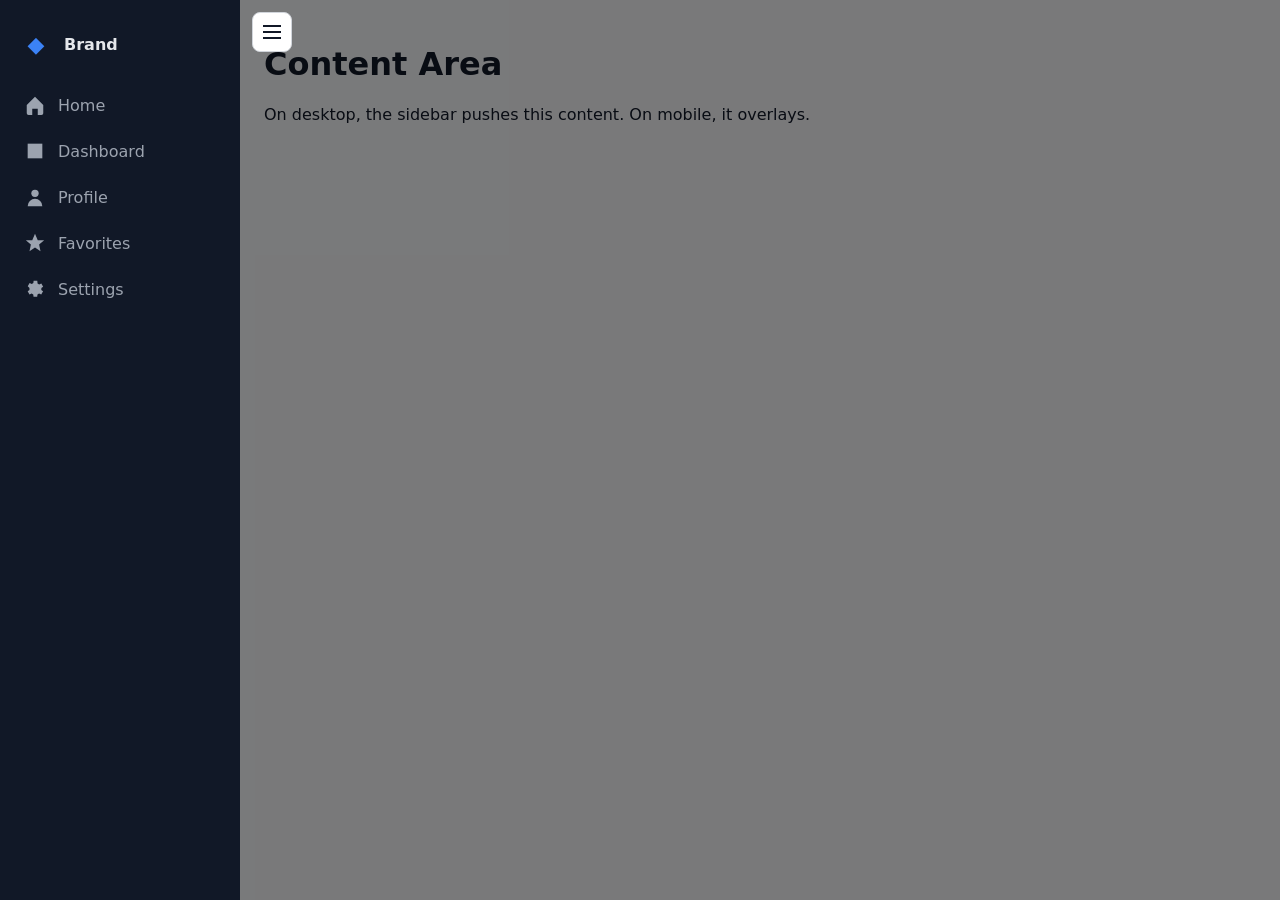
<file: Task 1 - Collapsible Sidebar/index.html>
<!DOCTYPE html>
<html lang="en">
<head>
  <meta charset="UTF-8" />
  <meta name="viewport" content="width=device-width, initial-scale=1.0" />
  <title>Collapsible Sidebar</title>
  <link rel="stylesheet" href="styles.css" />
</head>
<body>
  <!--
    data-sidebar="open" lives on <body>. Why?
    - One source of truth for state.
    - CSS can react to it from anywhere without classes scattered across nodes.
    - JS only flips ONE attribute.
  -->
  <body data-sidebar="open">

    <!-- Toggle button. Placed outside <aside> so it stays visible when sidebar is closed. -->
    <button
      id="sidebarToggle"
      class="toggle-btn"
      type="button"
      aria-controls="sidebar"
      aria-expanded="true"
      aria-label="Toggle sidebar"
    >
      <!-- Icon swapped via CSS based on state; no JS text manipulation needed -->
      <span class="toggle-icon" aria-hidden="true"></span>
    </button>

    <aside id="sidebar" class="sidebar" aria-label="Main navigation">
      <!-- Logo placeholder -->
      <div class="sidebar__logo">
        <span class="sidebar__logo-mark" aria-hidden="true">◆</span>
        <span class="sidebar__logo-text">Brand</span>
      </div>

      <nav class="sidebar__nav">
        <ul class="sidebar__list">
          <li>
            <a href="#" class="sidebar__link">
              <svg class="icon" viewBox="0 0 24 24" aria-hidden="true"><path d="M3 12l9-9 9 9v9a2 2 0 0 1-2 2h-4v-7h-6v7H5a2 2 0 0 1-2-2z"/></svg>
              <span>Home</span>
            </a>
          </li>
          <li>
            <a href="#" class="sidebar__link">
              <svg class="icon" viewBox="0 0 24 24" aria-hidden="true"><path d="M4 4h16v16H4z"/></svg>
              <span>Dashboard</span>
            </a>
          </li>
          <li>
            <a href="#" class="sidebar__link">
              <svg class="icon" viewBox="0 0 24 24" aria-hidden="true"><circle cx="12" cy="8" r="4"/><path d="M4 22a8 8 0 0 1 16 0z"/></svg>
              <span>Profile</span>
            </a>
          </li>
          <li>
            <a href="#" class="sidebar__link">
              <svg class="icon" viewBox="0 0 24 24" aria-hidden="true"><path d="M12 2l3 7h7l-5.5 4.5L18 21l-6-4-6 4 1.5-7.5L2 9h7z"/></svg>
              <span>Favorites</span>
            </a>
          </li>
          <li>
            <a href="#" class="sidebar__link">
              <svg class="icon" viewBox="0 0 24 24" aria-hidden="true"><circle cx="12" cy="12" r="3"/><path d="M19 12a7 7 0 0 0-.1-1l2-1.5-2-3.5-2.4 1a7 7 0 0 0-1.7-1L14.5 3h-4l-.3 2.5a7 7 0 0 0-1.7 1l-2.4-1-2 3.5L6 11a7 7 0 0 0 0 2l-2 1.5 2 3.5 2.4-1a7 7 0 0 0 1.7 1l.3 2.5h4l.3-2.5a7 7 0 0 0 1.7-1l2.4 1 2-3.5-2-1.5c.1-.3.1-.7.1-1z"/></svg>
              <span>Settings</span>
            </a>
          </li>
        </ul>
      </nav>
    </aside>

    <!-- Demo content so you can SEE the push behavior on desktop -->
    <main class="content">
      <h1>Content Area</h1>
      <p>On desktop, the sidebar pushes this content. On mobile, it overlays.</p>
    </main>

    <!-- Mobile backdrop. Closes sidebar on click. Hidden on desktop. -->
    <div class="backdrop" id="backdrop" aria-hidden="true"></div>

    <script src="script.js"></script>
  </body>
</html>
</file>
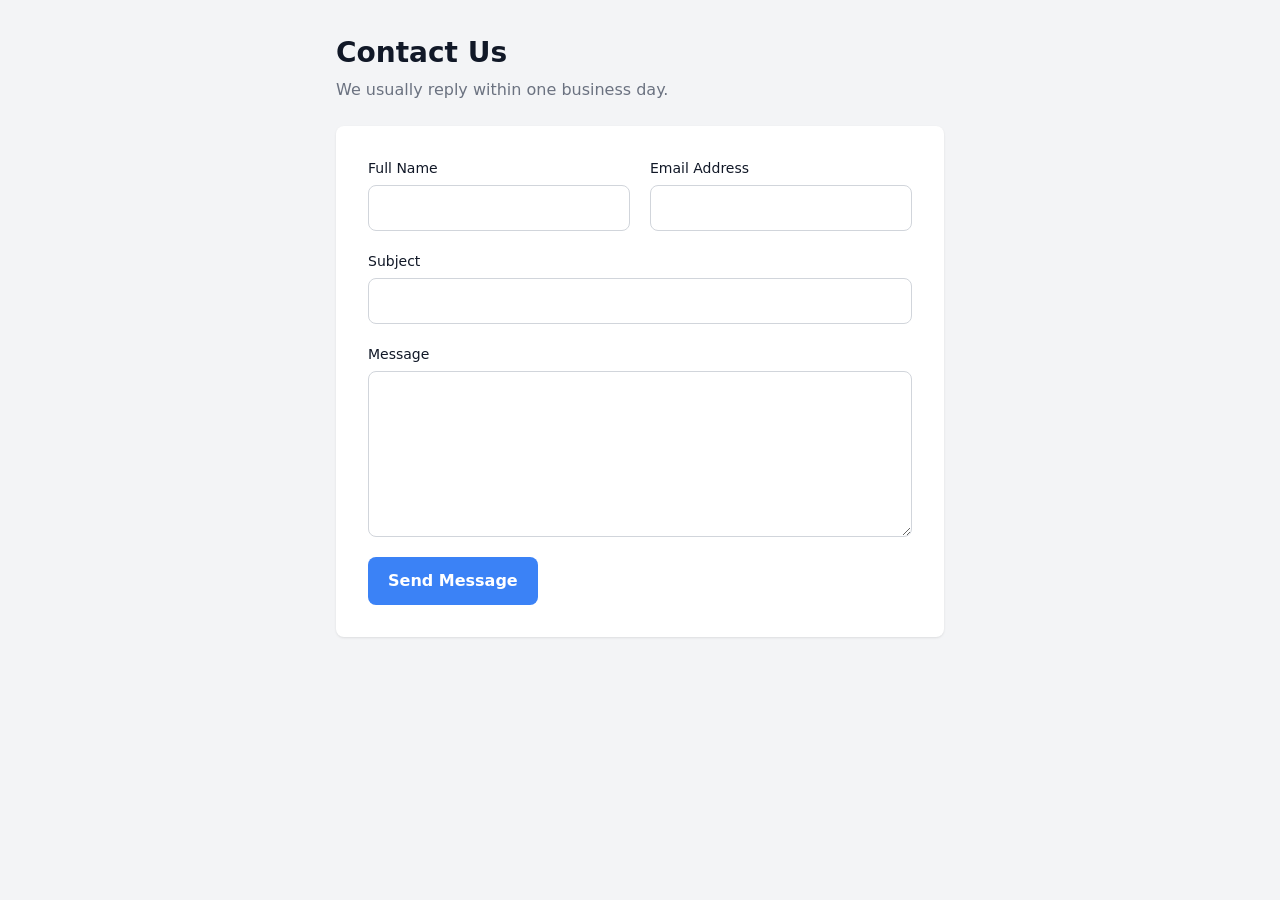
<file: Task 2 - Contact Form/index.html>
<!DOCTYPE html>
<html lang="en">
<head>
  <meta charset="UTF-8" />
  <meta name="viewport" content="width=device-width, initial-scale=1.0" />
  <title>Contact Form</title>
  <link rel="stylesheet" href="styles.css" />
</head>
<body>
  <main class="page">
    <header class="page__header">
      <h1>Contact Us</h1>
      <p>We usually reply within one business day.</p>
    </header>

    <!--
      novalidate disables the browser's native validation UI.
      We want our own messages. Native UI is inconsistent across browsers.
    -->
    <form class="form" id="contactForm" novalidate>
      <div class="form__row">
        <!-- Each field is a self-contained block: label, input, error -->
        <div class="field">
          <label for="name">Full Name</label>
          <input
            type="text"
            id="name"
            name="name"
            autocomplete="name"
            required
            aria-describedby="name-error"
          />
          <!-- role="alert" so screen readers announce the error when it appears -->
          <p class="field__error" id="name-error" role="alert"></p>
        </div>

        <div class="field">
          <label for="email">Email Address</label>
          <input
            type="email"
            id="email"
            name="email"
            autocomplete="email"
            required
            aria-describedby="email-error"
          />
          <p class="field__error" id="email-error" role="alert"></p>
        </div>
      </div>

      <div class="field">
        <label for="subject">Subject</label>
        <input
          type="text"
          id="subject"
          name="subject"
          required
          aria-describedby="subject-error"
        />
        <p class="field__error" id="subject-error" role="alert"></p>
      </div>

      <div class="field">
        <label for="message">Message</label>
        <textarea
          id="message"
          name="message"
          rows="6"
          required
          minlength="10"
          aria-describedby="message-error"
        ></textarea>
        <p class="field__error" id="message-error" role="alert"></p>
      </div>

      <button type="submit" class="btn">Send Message</button>
    </form>

    <!-- Success panel. Hidden by default. Shown after valid submit. -->
    <div class="success" id="success" hidden>
      <h2>Message sent</h2>
      <p>Thanks. We'll get back to you soon.</p>
      <button type="button" class="btn btn--ghost" id="resetBtn">Send another</button>
    </div>
  </main>

  <script src="script.js"></script>
</body>
</html>
</file>
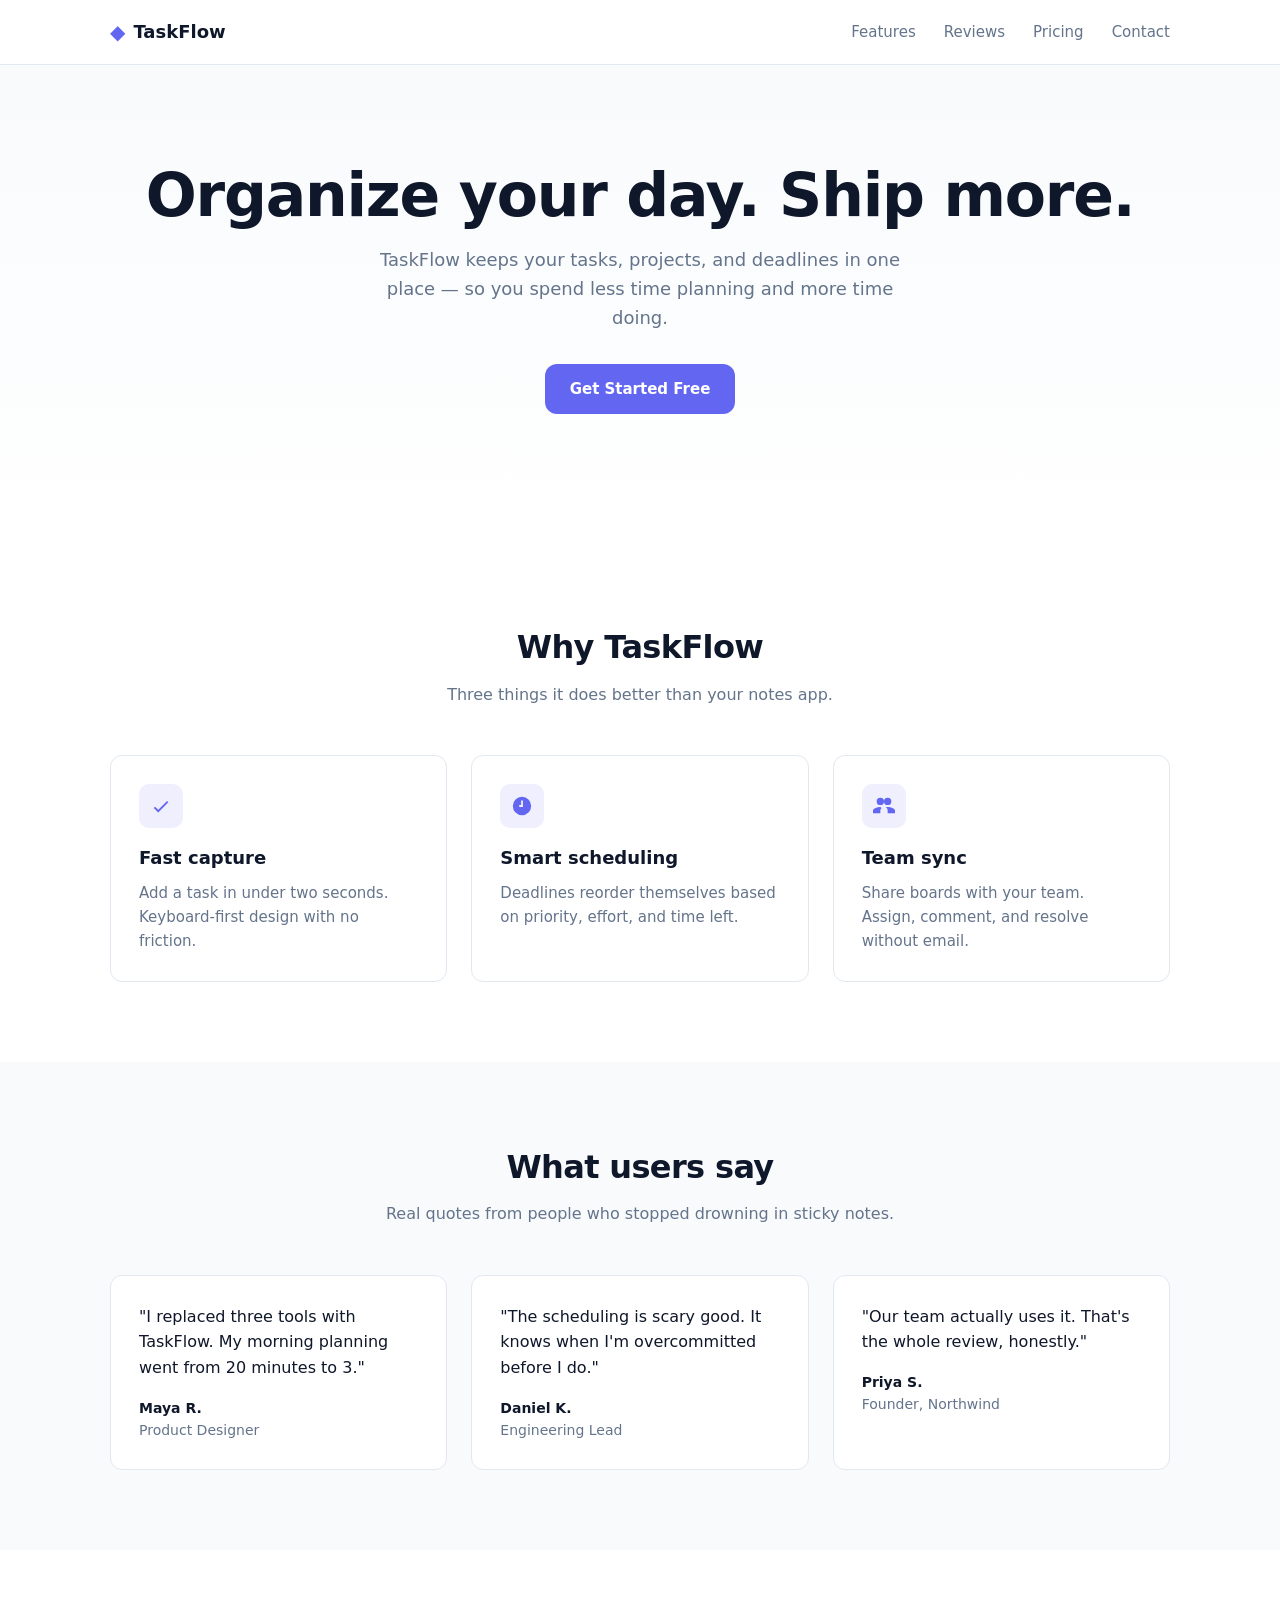
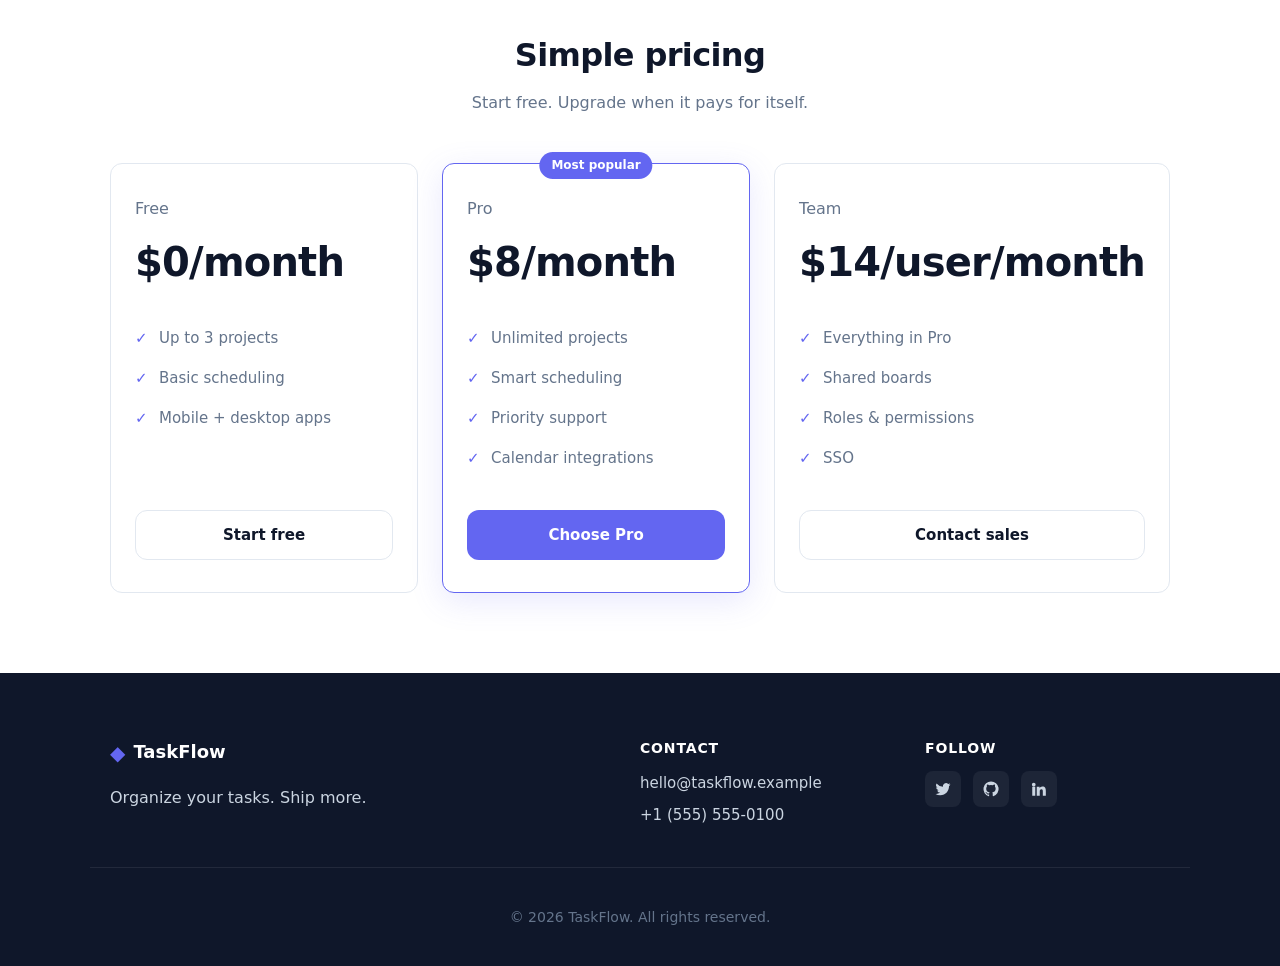
<file: Task 3 - One-Page Website for a Task App/index.html>
<!DOCTYPE html>
<html lang="en">
<head>
  <meta charset="UTF-8" />
  <meta name="viewport" content="width=device-width, initial-scale=1.0" />
  <title>TaskFlow — Organize your tasks</title>
  <meta name="description" content="TaskFlow helps you organize tasks, focus on what matters, and ship faster." />
  <link rel="stylesheet" href="styles.css" />
</head>
<body>

  <!-- ============ HEADER / NAV ============ -->
  <header class="nav">
    <div class="container nav__inner">
      <a href="#" class="nav__brand">
        <span class="nav__logo" aria-hidden="true">◆</span>
        TaskFlow
      </a>
      <nav class="nav__links" aria-label="Primary">
        <a href="#features">Features</a>
        <a href="#reviews">Reviews</a>
        <a href="#pricing">Pricing</a>
        <a href="#contact">Contact</a>
      </nav>
    </div>
  </header>

  <!-- ============ HERO ============ -->
  <!-- "reveal" class = target for scroll animation. See JS. -->
  <section class="hero reveal">
    <div class="container hero__inner">
      <h1 class="hero__title">Organize your day. Ship more.</h1>
      <p class="hero__subtitle">
        TaskFlow keeps your tasks, projects, and deadlines in one place — so you
        spend less time planning and more time doing.
      </p>
      <a href="#pricing" class="btn btn--primary">Get Started Free</a>
    </div>
  </section>

  <!-- ============ FEATURES ============ -->
  <section id="features" class="section reveal">
    <div class="container">
      <h2 class="section__title">Why TaskFlow</h2>
      <p class="section__subtitle">Three things it does better than your notes app.</p>

      <div class="grid grid--3">
        <!-- Each feature: icon (SVG), heading, description -->
        <article class="card">
          <div class="card__icon" aria-hidden="true">
            <svg viewBox="0 0 24 24"><path d="M9 16.2l-3.5-3.5-1.4 1.4L9 19 20 8l-1.4-1.4z"/></svg>
          </div>
          <h3>Fast capture</h3>
          <p>Add a task in under two seconds. Keyboard-first design with no friction.</p>
        </article>

        <article class="card">
          <div class="card__icon" aria-hidden="true">
            <svg viewBox="0 0 24 24"><path d="M12 2a10 10 0 1 0 0 20 10 10 0 0 0 0-20zm1 11h-4v-2h2V6h2z"/></svg>
          </div>
          <h3>Smart scheduling</h3>
          <p>Deadlines reorder themselves based on priority, effort, and time left.</p>
        </article>

        <article class="card">
          <div class="card__icon" aria-hidden="true">
            <svg viewBox="0 0 24 24"><path d="M16 11a4 4 0 1 0-4-4 4 4 0 0 0 4 4zm-8 0a4 4 0 1 0-4-4 4 4 0 0 0 4 4zm0 2c-2.7 0-8 1.3-8 4v3h8v-3c0-1.1.5-2.1 1.4-2.9A11.6 11.6 0 0 0 8 13zm8 0c-.6 0-1.3.1-2 .2a4.6 4.6 0 0 1 2 3.8v3h8v-3c0-2.7-5.3-4-8-4z"/></svg>
          </div>
          <h3>Team sync</h3>
          <p>Share boards with your team. Assign, comment, and resolve without email.</p>
        </article>
      </div>
    </div>
  </section>

  <!-- ============ REVIEWS ============ -->
  <section id="reviews" class="section section--alt reveal">
    <div class="container">
      <h2 class="section__title">What users say</h2>
      <p class="section__subtitle">Real quotes from people who stopped drowning in sticky notes.</p>

      <div class="grid grid--3">
        <blockquote class="quote">
          <p>"I replaced three tools with TaskFlow. My morning planning went from 20 minutes to 3."</p>
          <footer>
            <strong>Maya R.</strong>
            <span>Product Designer</span>
          </footer>
        </blockquote>

        <blockquote class="quote">
          <p>"The scheduling is scary good. It knows when I'm overcommitted before I do."</p>
          <footer>
            <strong>Daniel K.</strong>
            <span>Engineering Lead</span>
          </footer>
        </blockquote>

        <blockquote class="quote">
          <p>"Our team actually uses it. That's the whole review, honestly."</p>
          <footer>
            <strong>Priya S.</strong>
            <span>Founder, Northwind</span>
          </footer>
        </blockquote>
      </div>
    </div>
  </section>

  <!-- ============ PRICING ============ -->
  <section id="pricing" class="section reveal">
    <div class="container">
      <h2 class="section__title">Simple pricing</h2>
      <p class="section__subtitle">Start free. Upgrade when it pays for itself.</p>

      <div class="grid grid--3 pricing">
        <article class="plan">
          <h3 class="plan__name">Free</h3>
          <p class="plan__price"><span>$0</span>/month</p>
          <ul class="plan__features">
            <li>Up to 3 projects</li>
            <li>Basic scheduling</li>
            <li>Mobile + desktop apps</li>
          </ul>
          <a href="#" class="btn btn--ghost">Start free</a>
        </article>

        <!-- "featured" plan gets a visual highlight -->
        <article class="plan plan--featured">
          <span class="plan__badge">Most popular</span>
          <h3 class="plan__name">Pro</h3>
          <p class="plan__price"><span>$8</span>/month</p>
          <ul class="plan__features">
            <li>Unlimited projects</li>
            <li>Smart scheduling</li>
            <li>Priority support</li>
            <li>Calendar integrations</li>
          </ul>
          <a href="#" class="btn btn--primary">Choose Pro</a>
        </article>

        <article class="plan">
          <h3 class="plan__name">Team</h3>
          <p class="plan__price"><span>$14</span>/user/month</p>
          <ul class="plan__features">
            <li>Everything in Pro</li>
            <li>Shared boards</li>
            <li>Roles & permissions</li>
            <li>SSO</li>
          </ul>
          <a href="#" class="btn btn--ghost">Contact sales</a>
        </article>
      </div>
    </div>
  </section>

  <!-- ============ FOOTER ============ -->
  <footer id="contact" class="footer">
    <div class="container footer__inner">
      <div class="footer__col">
        <a href="#" class="footer__brand">
          <span class="nav__logo" aria-hidden="true">◆</span> TaskFlow
        </a>
        <p>Organize your tasks. Ship more.</p>
      </div>

      <div class="footer__col">
        <h4>Contact</h4>
        <ul>
          <li><a href="mailto:hello@taskflow.example">hello@taskflow.example</a></li>
          <li><a href="tel:+15555550100">+1 (555) 555-0100</a></li>
        </ul>
      </div>

      <div class="footer__col">
        <h4>Follow</h4>
        <ul class="social">
          <!-- aria-label on each icon link — icon-only links need text alternatives -->
          <li>
            <a href="#" aria-label="Twitter">
              <svg viewBox="0 0 24 24" aria-hidden="true"><path d="M22 5.9c-.7.3-1.5.6-2.3.7.8-.5 1.5-1.3 1.8-2.2-.8.5-1.7.8-2.6 1a4.1 4.1 0 0 0-7 3.7A11.7 11.7 0 0 1 3.4 4.8a4.1 4.1 0 0 0 1.3 5.5c-.7 0-1.3-.2-1.9-.5a4.1 4.1 0 0 0 3.3 4 4.1 4.1 0 0 1-1.9.1 4.1 4.1 0 0 0 3.9 2.9A8.3 8.3 0 0 1 2 18.6a11.6 11.6 0 0 0 6.3 1.8c7.5 0 11.7-6.3 11.7-11.7v-.5c.8-.6 1.5-1.3 2-2.1z"/></svg>
            </a>
          </li>
          <li>
            <a href="#" aria-label="GitHub">
              <svg viewBox="0 0 24 24" aria-hidden="true"><path d="M12 2A10 10 0 0 0 8.8 21.5c.5.1.7-.2.7-.5v-1.7c-2.8.6-3.4-1.3-3.4-1.3-.5-1.2-1.1-1.5-1.1-1.5-.9-.6.1-.6.1-.6 1 .1 1.5 1 1.5 1 .9 1.5 2.4 1.1 3 .8.1-.6.4-1.1.6-1.3-2.2-.3-4.6-1.1-4.6-5 0-1.1.4-2 1-2.7-.1-.3-.4-1.3.1-2.7 0 0 .8-.3 2.7 1a9.4 9.4 0 0 1 5 0c1.9-1.3 2.7-1 2.7-1 .5 1.4.2 2.4.1 2.7.6.7 1 1.6 1 2.7 0 3.9-2.4 4.7-4.6 5 .4.3.7.9.7 1.9v2.8c0 .3.2.6.7.5A10 10 0 0 0 12 2z"/></svg>
            </a>
          </li>
          <li>
            <a href="#" aria-label="LinkedIn">
              <svg viewBox="0 0 24 24" aria-hidden="true"><path d="M4.98 3.5a2.5 2.5 0 1 1 0 5 2.5 2.5 0 0 1 0-5zM3 9h4v12H3zM9 9h3.8v1.7h.1c.5-.9 1.8-1.9 3.6-1.9 3.9 0 4.6 2.6 4.6 5.9V21h-4v-5.6c0-1.3 0-3-1.9-3s-2.2 1.4-2.2 2.9V21H9z"/></svg>
            </a>
          </li>
        </ul>
      </div>
    </div>

    <div class="container footer__bottom">
      <p>© <span id="year"></span> TaskFlow. All rights reserved.</p>
    </div>
  </footer>

  <script src="script.js"></script>
</body>
</html>
</file>
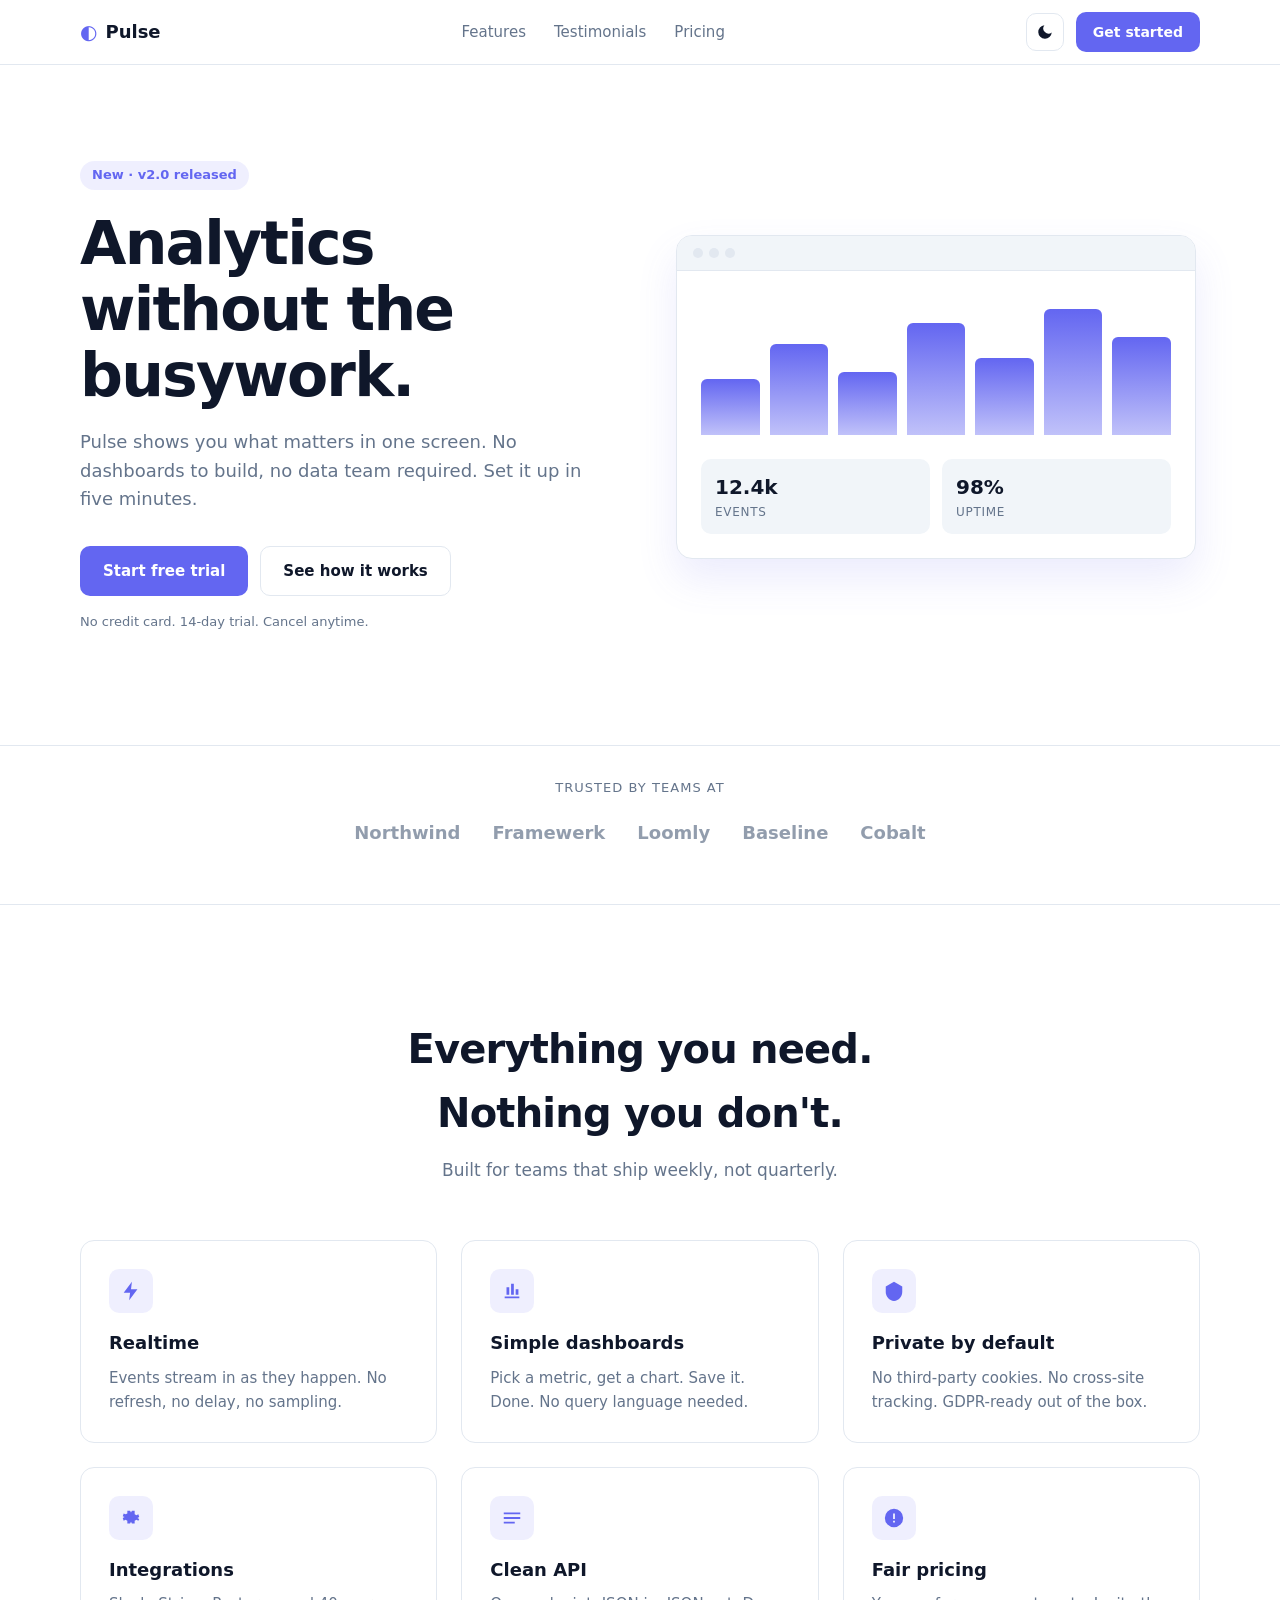
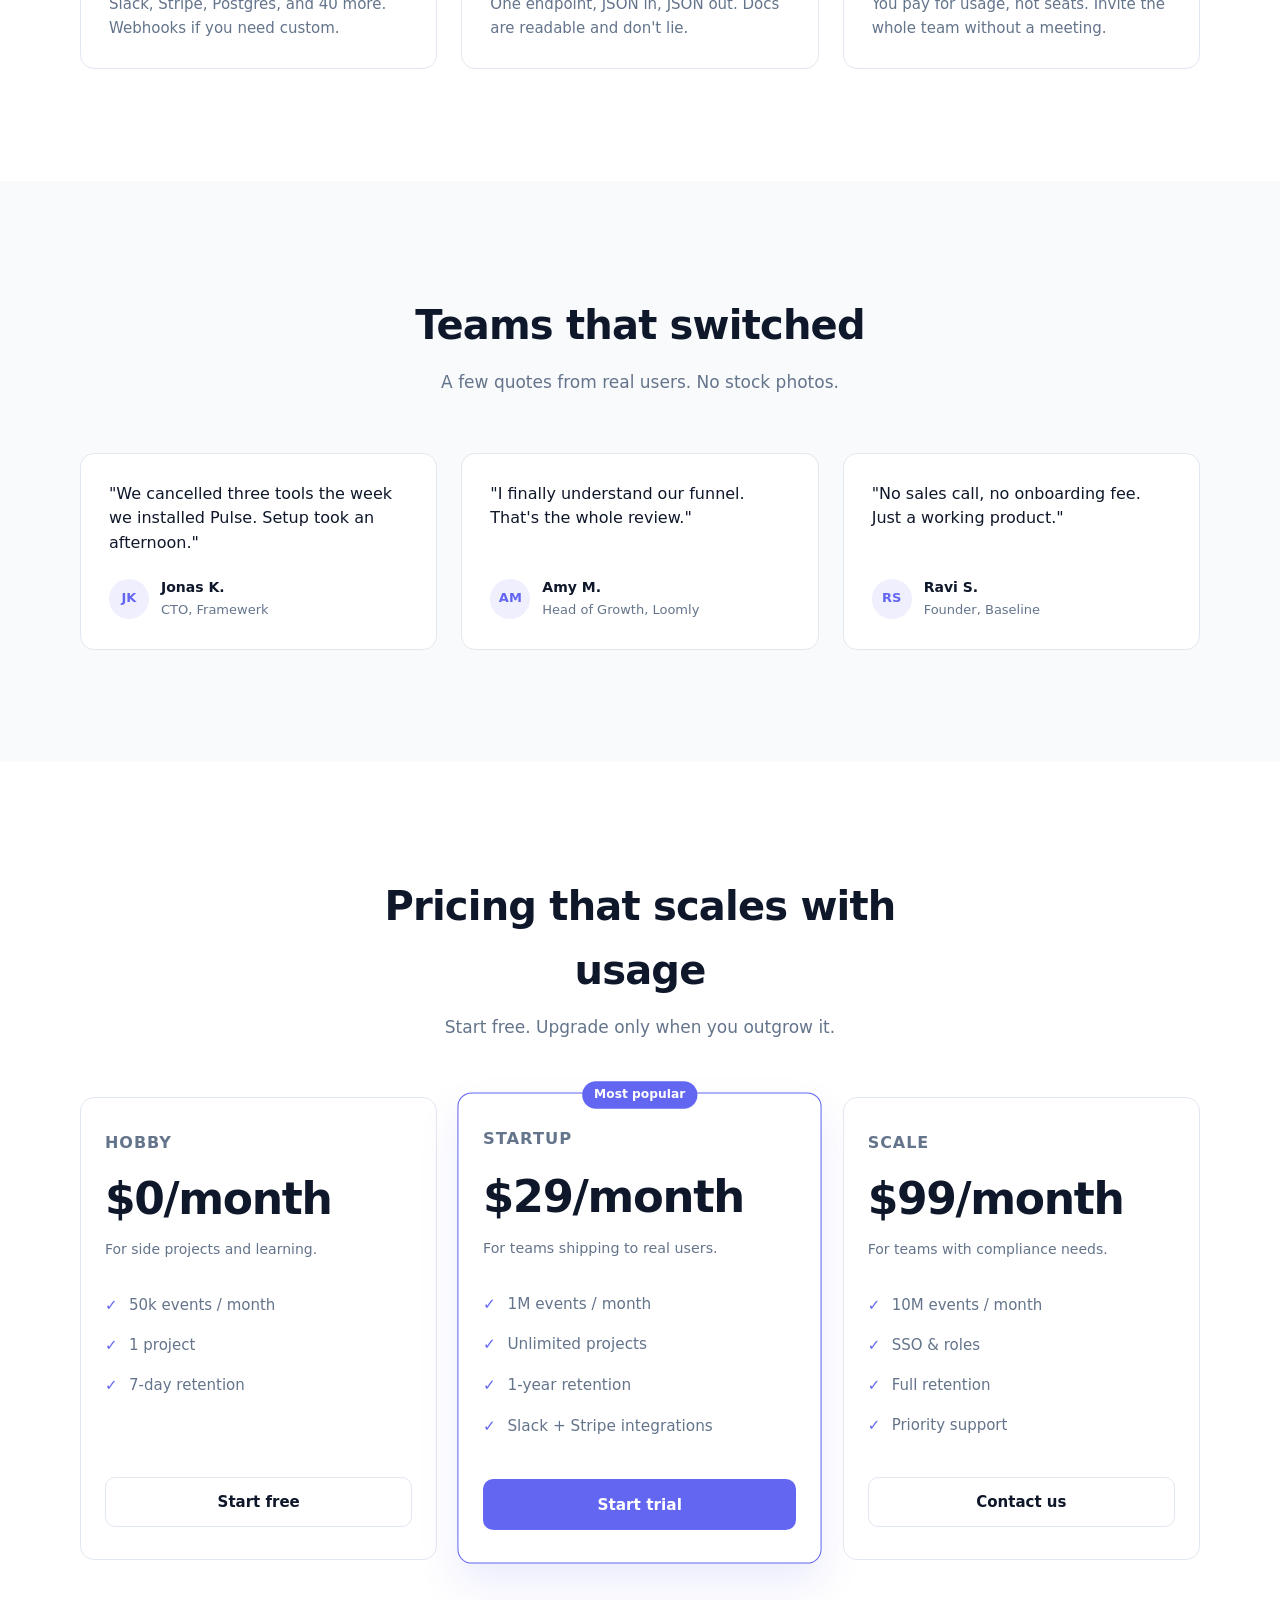
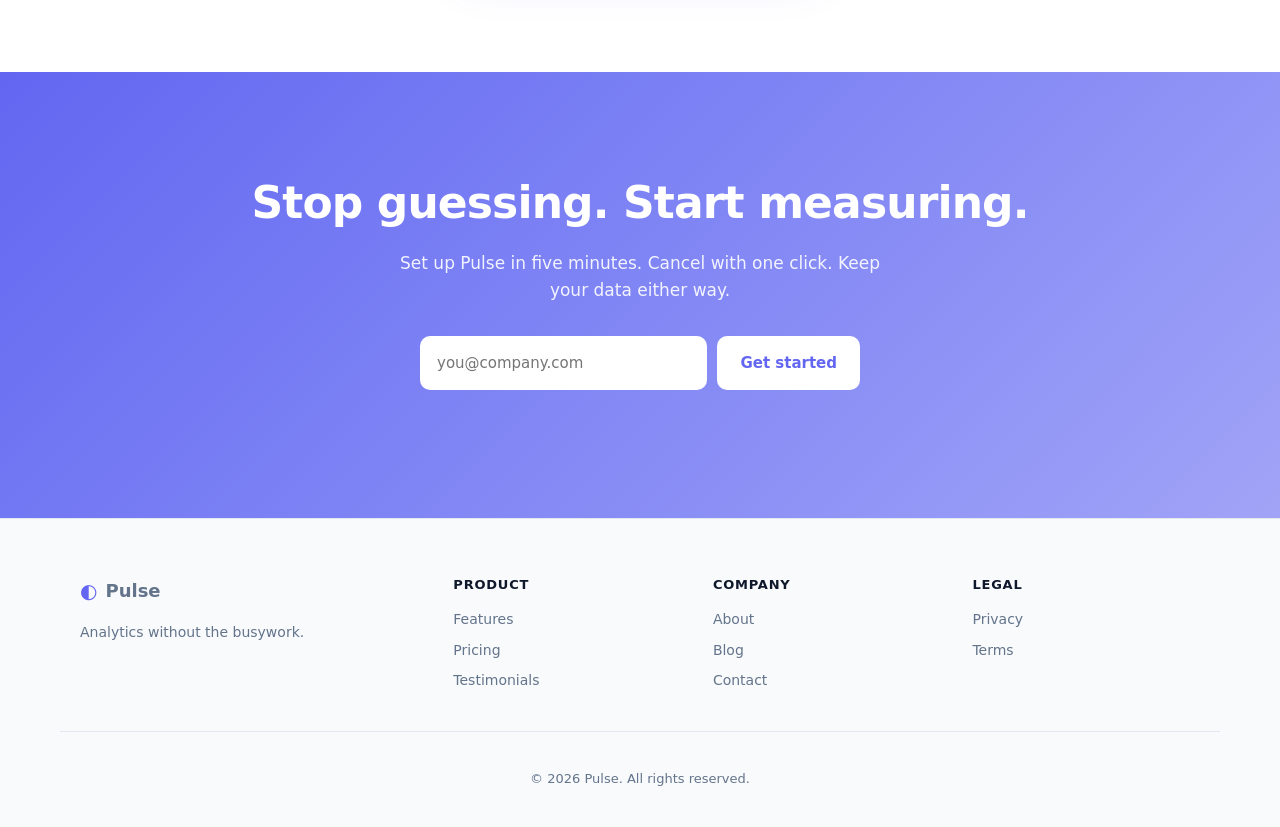
<file: Task 5 - Responsive Landing Page for a Tech Product/index.html>
<!DOCTYPE html>
<html lang="en" data-theme="light">
<head>
  <meta charset="UTF-8" />
  <meta name="viewport" content="width=device-width, initial-scale=1.0" />
  <title>Pulse — Analytics that doesn't waste your time</title>
  <meta name="description" content="Pulse is a lightweight analytics tool for small teams. Ship faster, guess less." />

  <!--
    CRITICAL: inline script runs BEFORE the body paints.
    It reads the saved theme from localStorage and sets data-theme on <html>.
    Without this, the user sees a white flash before dark mode applies.
    Must be inline and synchronous — an external file is too slow.
  -->
  <script>
    (function () {
      try {
        var saved = localStorage.getItem("theme");
        var prefersDark = window.matchMedia("(prefers-color-scheme: dark)").matches;
        var theme = saved || (prefersDark ? "dark" : "light");
        document.documentElement.setAttribute("data-theme", theme);
      } catch (e) { /* localStorage blocked — fall back to CSS default */ }
    })();
  </script>

  <link rel="stylesheet" href="styles.css" />
</head>
<body>

  <!-- ============ NAV ============ -->
  <header class="nav">
    <div class="container nav__inner">
      <a href="#" class="nav__brand">
        <span class="nav__mark" aria-hidden="true">◐</span>
        Pulse
      </a>

      <nav class="nav__links" aria-label="Primary">
        <a href="#features">Features</a>
        <a href="#testimonials">Testimonials</a>
        <a href="#pricing">Pricing</a>
      </nav>

      <div class="nav__actions">
        <!-- Theme toggle. aria-pressed announces state to screen readers. -->
        <button
          type="button"
          class="theme-toggle"
          id="themeToggle"
          aria-label="Toggle dark mode"
          aria-pressed="false"
        >
          <!-- Sun icon (shown in dark mode) -->
          <svg class="theme-toggle__sun" viewBox="0 0 24 24" aria-hidden="true">
            <circle cx="12" cy="12" r="4"/>
            <path d="M12 2v2M12 20v2M4.9 4.9l1.4 1.4M17.7 17.7l1.4 1.4M2 12h2M20 12h2M4.9 19.1l1.4-1.4M17.7 6.3l1.4-1.4" stroke="currentColor" stroke-width="2" fill="none" stroke-linecap="round"/>
          </svg>
          <!-- Moon icon (shown in light mode) -->
          <svg class="theme-toggle__moon" viewBox="0 0 24 24" aria-hidden="true">
            <path d="M21 12.8A9 9 0 1 1 11.2 3a7 7 0 0 0 9.8 9.8z"/>
          </svg>
        </button>

        <a href="#cta" class="btn btn--primary btn--sm">Get started</a>
      </div>
    </div>
  </header>

  <main>

    <!-- ============ HERO ============ -->
    <section class="hero">
      <div class="container hero__inner">
        <div class="hero__copy">
          <span class="pill">New · v2.0 released</span>
          <h1 class="hero__title">Analytics without the busywork.</h1>
          <p class="hero__subtitle">
            Pulse shows you what matters in one screen. No dashboards to build,
            no data team required. Set it up in five minutes.
          </p>
          <div class="hero__actions">
            <a href="#cta" class="btn btn--primary">Start free trial</a>
            <a href="#features" class="btn btn--ghost">See how it works</a>
          </div>
          <p class="hero__meta">No credit card. 14-day trial. Cancel anytime.</p>
        </div>

        <!-- Fake product screenshot. A placeholder image stands in. -->
        <div class="hero__visual">
          <div class="mock">
            <div class="mock__bar">
              <span class="mock__dot"></span>
              <span class="mock__dot"></span>
              <span class="mock__dot"></span>
            </div>
            <div class="mock__body">
              <div class="mock__chart">
                <span style="height: 40%"></span>
                <span style="height: 65%"></span>
                <span style="height: 45%"></span>
                <span style="height: 80%"></span>
                <span style="height: 55%"></span>
                <span style="height: 90%"></span>
                <span style="height: 70%"></span>
              </div>
              <div class="mock__stats">
                <div class="mock__stat"><strong>12.4k</strong><span>Events</span></div>
                <div class="mock__stat"><strong>98%</strong><span>Uptime</span></div>
              </div>
            </div>
          </div>
        </div>
      </div>
    </section>

    <!-- ============ LOGOS / SOCIAL PROOF ============ -->
    <section class="logos">
      <div class="container">
        <p class="logos__label">Trusted by teams at</p>
        <div class="logos__row">
          <span>Northwind</span>
          <span>Framewerk</span>
          <span>Loomly</span>
          <span>Baseline</span>
          <span>Cobalt</span>
        </div>
      </div>
    </section>

    <!-- ============ FEATURES ============ -->
    <section id="features" class="section">
      <div class="container">
        <header class="section__head">
          <h2 class="section__title">Everything you need. Nothing you don't.</h2>
          <p class="section__subtitle">Built for teams that ship weekly, not quarterly.</p>
        </header>

        <div class="grid grid--3">
          <article class="card">
            <div class="card__icon" aria-hidden="true">
              <svg viewBox="0 0 24 24"><path d="M13 2 4 14h7l-1 8 9-12h-7z"/></svg>
            </div>
            <h3>Realtime</h3>
            <p>Events stream in as they happen. No refresh, no delay, no sampling.</p>
          </article>

          <article class="card">
            <div class="card__icon" aria-hidden="true">
              <svg viewBox="0 0 24 24"><path d="M4 20h16v-2H4zM6 16h3V8H6zm5 0h3V4h-3zm5 0h3v-6h-3z"/></svg>
            </div>
            <h3>Simple dashboards</h3>
            <p>Pick a metric, get a chart. Save it. Done. No query language needed.</p>
          </article>

          <article class="card">
            <div class="card__icon" aria-hidden="true">
              <svg viewBox="0 0 24 24"><path d="M12 2 3 7v6c0 5 3.8 9.3 9 10 5.2-.7 9-5 9-10V7z"/></svg>
            </div>
            <h3>Private by default</h3>
            <p>No third-party cookies. No cross-site tracking. GDPR-ready out of the box.</p>
          </article>

          <article class="card">
            <div class="card__icon" aria-hidden="true">
              <svg viewBox="0 0 24 24"><path d="M12 8a4 4 0 1 0 0 8 4 4 0 0 0 0-8zm9 5-2-1 2-1-1-3-2 1-2-1V4h-3l-1 2-1-2H8v3l-2 1-2-1-1 3 2 1-2 1 1 3 2-1 2 1v3h3l1-2 1 2h3v-3l2-1 2 1z"/></svg>
            </div>
            <h3>Integrations</h3>
            <p>Slack, Stripe, Postgres, and 40 more. Webhooks if you need custom.</p>
          </article>

          <article class="card">
            <div class="card__icon" aria-hidden="true">
              <svg viewBox="0 0 24 24"><path d="M3 6h18v2H3zm0 5h18v2H3zm0 5h12v2H3z"/></svg>
            </div>
            <h3>Clean API</h3>
            <p>One endpoint, JSON in, JSON out. Docs are readable and don't lie.</p>
          </article>

          <article class="card">
            <div class="card__icon" aria-hidden="true">
              <svg viewBox="0 0 24 24"><path d="M12 2a10 10 0 1 0 0 20 10 10 0 0 0 0-20zm1 15h-2v-2h2zm0-4h-2V7h2z"/></svg>
            </div>
            <h3>Fair pricing</h3>
            <p>You pay for usage, not seats. Invite the whole team without a meeting.</p>
          </article>
        </div>
      </div>
    </section>

    <!-- ============ TESTIMONIALS ============ -->
    <section id="testimonials" class="section section--alt">
      <div class="container">
        <header class="section__head">
          <h2 class="section__title">Teams that switched</h2>
          <p class="section__subtitle">A few quotes from real users. No stock photos.</p>
        </header>

        <div class="grid grid--3">
          <figure class="quote">
            <blockquote>
              <p>"We cancelled three tools the week we installed Pulse. Setup took an afternoon."</p>
            </blockquote>
            <figcaption>
              <div class="avatar" aria-hidden="true">JK</div>
              <div>
                <strong>Jonas K.</strong>
                <span>CTO, Framewerk</span>
              </div>
            </figcaption>
          </figure>

          <figure class="quote">
            <blockquote>
              <p>"I finally understand our funnel. That's the whole review."</p>
            </blockquote>
            <figcaption>
              <div class="avatar" aria-hidden="true">AM</div>
              <div>
                <strong>Amy M.</strong>
                <span>Head of Growth, Loomly</span>
              </div>
            </figcaption>
          </figure>

          <figure class="quote">
            <blockquote>
              <p>"No sales call, no onboarding fee. Just a working product."</p>
            </blockquote>
            <figcaption>
              <div class="avatar" aria-hidden="true">RS</div>
              <div>
                <strong>Ravi S.</strong>
                <span>Founder, Baseline</span>
              </div>
            </figcaption>
          </figure>
        </div>
      </div>
    </section>

    <!-- ============ PRICING ============ -->
    <section id="pricing" class="section">
      <div class="container">
        <header class="section__head">
          <h2 class="section__title">Pricing that scales with usage</h2>
          <p class="section__subtitle">Start free. Upgrade only when you outgrow it.</p>
        </header>

        <div class="grid grid--3 pricing">
          <article class="plan">
            <h3 class="plan__name">Hobby</h3>
            <p class="plan__price"><span>$0</span>/month</p>
            <p class="plan__desc">For side projects and learning.</p>
            <ul class="plan__features">
              <li>50k events / month</li>
              <li>1 project</li>
              <li>7-day retention</li>
            </ul>
            <a href="#cta" class="btn btn--ghost plan__cta">Start free</a>
          </article>

          <article class="plan plan--featured">
            <span class="plan__badge">Most popular</span>
            <h3 class="plan__name">Startup</h3>
            <p class="plan__price"><span>$29</span>/month</p>
            <p class="plan__desc">For teams shipping to real users.</p>
            <ul class="plan__features">
              <li>1M events / month</li>
              <li>Unlimited projects</li>
              <li>1-year retention</li>
              <li>Slack + Stripe integrations</li>
            </ul>
            <a href="#cta" class="btn btn--primary plan__cta">Start trial</a>
          </article>

          <article class="plan">
            <h3 class="plan__name">Scale</h3>
            <p class="plan__price"><span>$99</span>/month</p>
            <p class="plan__desc">For teams with compliance needs.</p>
            <ul class="plan__features">
              <li>10M events / month</li>
              <li>SSO & roles</li>
              <li>Full retention</li>
              <li>Priority support</li>
            </ul>
            <a href="#cta" class="btn btn--ghost plan__cta">Contact us</a>
          </article>
        </div>
      </div>
    </section>

    <!-- ============ CTA ============ -->
    <section id="cta" class="cta">
      <div class="container cta__inner">
        <h2 class="cta__title">Stop guessing. Start measuring.</h2>
        <p class="cta__subtitle">
          Set up Pulse in five minutes. Cancel with one click. Keep your data either way.
        </p>
        <form class="cta__form" id="ctaForm" novalidate>
          <label for="cta-email" class="sr-only">Work email</label>
          <input
            type="email"
            id="cta-email"
            name="email"
            placeholder="you@company.com"
            autocomplete="email"
            required
          />
          <button type="submit" class="btn btn--primary">Get started</button>
        </form>
        <p class="cta__meta" id="ctaMsg" role="status" aria-live="polite"></p>
      </div>
    </section>

  </main>

  <!-- ============ FOOTER ============ -->
  <footer class="footer">
    <div class="container footer__inner">
      <div class="footer__col">
        <a href="#" class="nav__brand">
          <span class="nav__mark" aria-hidden="true">◐</span> Pulse
        </a>
        <p>Analytics without the busywork.</p>
      </div>
      <div class="footer__col">
        <h4>Product</h4>
        <ul>
          <li><a href="#features">Features</a></li>
          <li><a href="#pricing">Pricing</a></li>
          <li><a href="#testimonials">Testimonials</a></li>
        </ul>
      </div>
      <div class="footer__col">
        <h4>Company</h4>
        <ul>
          <li><a href="#">About</a></li>
          <li><a href="#">Blog</a></li>
          <li><a href="#">Contact</a></li>
        </ul>
      </div>
      <div class="footer__col">
        <h4>Legal</h4>
        <ul>
          <li><a href="#">Privacy</a></li>
          <li><a href="#">Terms</a></li>
        </ul>
      </div>
    </div>
    <div class="container footer__bottom">
      <p>© <span id="year"></span> Pulse. All rights reserved.</p>
    </div>
  </footer>

  <script src="script.js"></script>
</body>
</html>
</file>
<file: Task 1 - Collapsible Sidebar/styles.css>
/* ---------- Design tokens ---------- */
:root {
  --sidebar-width: 240px;
  --sidebar-width-collapsed: 72px;      /* keep icons visible when collapsed */
  --sidebar-bg: #111827;
  --sidebar-fg: #e5e7eb;
  --sidebar-fg-muted: #9ca3af;
  --accent: #3b82f6;
  --transition: 260ms cubic-bezier(0.4, 0, 0.2, 1);
  --header-height: 56px;
}

* { box-sizing: border-box; }

html, body {
  margin: 0;
  height: 100%;
  font-family: system-ui, -apple-system, Segoe UI, Roboto, sans-serif;
  background: #f3f4f6;
  color: #111827;
}

/* ---------- Sidebar shell ---------- */
.sidebar {
  position: fixed;
  top: 0;
  left: 0;
  height: 100%;
  width: var(--sidebar-width);
  background: var(--sidebar-bg);
  color: var(--sidebar-fg);
  display: flex;
  flex-direction: column;
  padding: 16px 12px;
  /* transition on width is fine here because the sidebar is position:fixed —
     it doesn't reflow siblings during animation. This is the key detail. */
  transition: width var(--transition), transform var(--transition);
  z-index: 20;
  overflow: hidden; /* prevents labels from spilling during collapse */
}

/* Collapsed state: narrow rail, icon-only */
body[data-sidebar="closed"] .sidebar {
  width: var(--sidebar-width-collapsed);
}

/* Hide text labels when collapsed. Use opacity + width so it fades cleanly. */
.sidebar__logo-text,
.sidebar__link span {
  white-space: nowrap;
  opacity: 1;
  transition: opacity var(--transition);
}
body[data-sidebar="closed"] .sidebar__logo-text,
body[data-sidebar="closed"] .sidebar__link span {
  opacity: 0;
  pointer-events: none;
}

/* ---------- Logo ---------- */
.sidebar__logo {
  display: flex;
  align-items: center;
  gap: 12px;
  height: var(--header-height);
  padding: 0 8px;
  margin-bottom: 12px;
}
.sidebar__logo-mark {
  font-size: 22px;
  color: var(--accent);
  flex-shrink: 0;
  width: 32px;
  text-align: center;
}
.sidebar__logo-text {
  font-weight: 600;
  font-size: 16px;
}

/* ---------- Nav ---------- */
.sidebar__list {
  list-style: none;
  margin: 0;
  padding: 0;
  display: flex;
  flex-direction: column;
  gap: 4px;
}
.sidebar__link {
  display: flex;
  align-items: center;
  gap: 12px;
  padding: 10px 12px;
  border-radius: 8px;
  color: var(--sidebar-fg-muted);
  text-decoration: none;
  transition: background 150ms ease, color 150ms ease;
}
.sidebar__link:hover,
.sidebar__link:focus-visible {
  background: rgba(255, 255, 255, 0.06);
  color: var(--sidebar-fg);
  outline: none;
}
.icon {
  width: 22px;
  height: 22px;
  fill: currentColor;
  flex-shrink: 0; /* prevents icon squish during width animation */
}

/* ---------- Toggle button ---------- */
.toggle-btn {
  position: fixed;
  top: 12px;
  /* Sits just inside the sidebar's right edge when open, and above it when closed */
  left: calc(var(--sidebar-width) + 12px);
  width: 40px;
  height: 40px;
  border-radius: 8px;
  border: 1px solid #d1d5db;
  background: #fff;
  cursor: pointer;
  z-index: 30;
  display: grid;
  place-items: center;
  transition: left var(--transition), background 150ms ease;
}
body[data-sidebar="closed"] .toggle-btn {
  left: calc(var(--sidebar-width-collapsed) + 12px);
}
.toggle-btn:hover { background: #f9fafb; }
.toggle-btn:focus-visible {
  outline: 2px solid var(--accent);
  outline-offset: 2px;
}

/* Hamburger drawn purely with pseudo-elements — no image, no SVG needed */
.toggle-icon,
.toggle-icon::before,
.toggle-icon::after {
  display: block;
  width: 18px;
  height: 2px;
  background: #111827;
  transition: transform var(--transition), opacity var(--transition);
}
.toggle-icon { position: relative; }
.toggle-icon::before,
.toggle-icon::after {
  content: "";
  position: absolute;
  left: 0;
}
.toggle-icon::before { top: -6px; }
.toggle-icon::after  { top: 6px; }

/* When sidebar is closed, morph hamburger into a "menu" hint — optional flourish */
body[data-sidebar="closed"] .toggle-icon::before { transform: translateY(6px) rotate(45deg); }
body[data-sidebar="closed"] .toggle-icon::after  { transform: translateY(-6px) rotate(-45deg); }
body[data-sidebar="closed"] .toggle-icon { background: transparent; }

/* ---------- Content ---------- */
.content {
  padding: 24px;
  /* Push content to the right of the sidebar on desktop. */
  margin-left: var(--sidebar-width);
  transition: margin-left var(--transition);
}
body[data-sidebar="closed"] .content {
  margin-left: var(--sidebar-width-collapsed);
}

/* ---------- Backdrop (mobile only) ---------- */
.backdrop {
  position: fixed;
  inset: 0;
  background: rgba(0, 0, 0, 0.5);
  opacity: 0;
  pointer-events: none;
  transition: opacity var(--transition);
  z-index: 15;
}
body[data-sidebar="open"] .backdrop {
  opacity: 1;
  pointer-events: auto;
}

/* ---------- Mobile: overlay instead of push ---------- */
@media (max-width: 640px) {
  /* Sidebar slides in from the left as an overlay */
  .sidebar {
    transform: translateX(-100%);
    width: var(--sidebar-width); /* full width when open on mobile */
    box-shadow: 2px 0 12px rgba(0, 0, 0, 0.2);
  }
  body[data-sidebar="open"] .sidebar {
    transform: translateX(0);
  }
  /* Collapsed rail makes no sense on mobile — ignore it */
  body[data-sidebar="closed"] .sidebar {
    width: var(--sidebar-width);
    transform: translateX(-100%);
  }

  /* Content always full width on mobile */
  .content,
  body[data-sidebar="closed"] .content {
    margin-left: 0;
  }

  /* Toggle button always pinned top-left on mobile */
  .toggle-btn,
  body[data-sidebar="closed"] .toggle-btn {
    left: 12px;
  }
}

/* ---------- Respect reduced motion ---------- */
@media (prefers-reduced-motion: reduce) {
  * {
    transition-duration: 0.01ms !important;
  }
}
</file>
<file: Task 2 - Contact Form/styles.css>
/* ---------- Tokens ---------- */
:root {
  --bg: #f3f4f6;
  --surface: #ffffff;
  --border: #d1d5db;
  --border-focus: #3b82f6;
  --text: #111827;
  --text-muted: #6b7280;
  --error: #dc2626;
  --error-bg: #fef2f2;
  --success: #059669;
  --radius: 8px;
  --gap: 20px;
}

* { box-sizing: border-box; }

html, body {
  margin: 0;
  min-height: 100%;
  font-family: system-ui, -apple-system, Segoe UI, Roboto, sans-serif;
  background: var(--bg);
  color: var(--text);
  line-height: 1.5;
}

/* ---------- Page layout ---------- */
.page {
  max-width: 640px;
  margin: 0 auto;
  padding: 32px 16px 64px;
}

.page__header { margin-bottom: 24px; }
.page__header h1 {
  margin: 0 0 4px;
  font-size: 28px;
}
.page__header p {
  margin: 0;
  color: var(--text-muted);
}

/* ---------- Form container ---------- */
.form {
  background: var(--surface);
  padding: 24px;
  border-radius: var(--radius);
  /* Subtle shadow — enough to lift off the background, not enough to distract */
  box-shadow: 0 1px 3px rgba(0, 0, 0, 0.06), 0 1px 2px rgba(0, 0, 0, 0.04);
  display: flex;
  flex-direction: column;
  gap: var(--gap);
}

/* Two-column row for Name/Email on wider screens. Single column on mobile. */
.form__row {
  display: grid;
  grid-template-columns: 1fr;
  gap: var(--gap);
}

/* ---------- Field block ---------- */
.field {
  display: flex;
  flex-direction: column;
  gap: 6px;
}

.field label {
  font-size: 14px;
  font-weight: 500;
}

.field input,
.field textarea {
  width: 100%;
  padding: 10px 12px;
  border: 1px solid var(--border);
  border-radius: var(--radius);
  font: inherit;
  color: inherit;
  background: #fff;
  transition: border-color 150ms ease, box-shadow 150ms ease;
}

.field textarea {
  resize: vertical;      /* user can grow it, but not shrink below rows="6" */
  min-height: 120px;
}

/* Focus ring. Never remove outline without a replacement. */
.field input:focus,
.field textarea:focus {
  outline: none;
  border-color: var(--border-focus);
  box-shadow: 0 0 0 3px rgba(59, 130, 246, 0.15);
}

/* Error state — applied by JS via the .is-invalid class */
.field.is-invalid input,
.field.is-invalid textarea {
  border-color: var(--error);
  background: var(--error-bg);
}
.field.is-invalid input:focus,
.field.is-invalid textarea:focus {
  box-shadow: 0 0 0 3px rgba(220, 38, 38, 0.15);
}

/* Error text. Empty by default — reserve no space, appear only when needed. */
.field__error {
  margin: 0;
  font-size: 13px;
  color: var(--error);
  min-height: 0;
}
.field__error:empty {
  display: none;
}

/* ---------- Button ---------- */
.btn {
  padding: 12px 20px;
  border: none;
  border-radius: var(--radius);
  background: #3b82f6;
  color: #fff;
  font: inherit;
  font-weight: 600;
  cursor: pointer;
  transition: background 150ms ease, transform 100ms ease;
  align-self: flex-start;
}
.btn:hover { background: #2563eb; }
.btn:active { transform: translateY(1px); }
.btn:focus-visible {
  outline: 2px solid var(--border-focus);
  outline-offset: 2px;
}

.btn--ghost {
  background: transparent;
  color: #3b82f6;
  border: 1px solid #3b82f6;
}
.btn--ghost:hover { background: rgba(59, 130, 246, 0.08); }

/* ---------- Success panel ---------- */
.success {
  background: var(--surface);
  padding: 32px 24px;
  border-radius: var(--radius);
  border-left: 4px solid var(--success);
  box-shadow: 0 1px 3px rgba(0, 0, 0, 0.06);
}
.success h2 {
  margin: 0 0 8px;
  font-size: 20px;
  color: var(--success);
}
.success p {
  margin: 0 0 20px;
  color: var(--text-muted);
}

/* ---------- Desktop breakpoint ---------- */
@media (min-width: 560px) {
  /* Name and Email side by side */
  .form__row {
    grid-template-columns: 1fr 1fr;
  }
  .form { padding: 32px; }
}

/* ---------- Reduced motion ---------- */
@media (prefers-reduced-motion: reduce) {
  * { transition-duration: 0.01ms !important; }
}
</file>
<file: Task 3 - One-Page Website for a Task App/styles.css>
/* ---------- Design tokens ---------- */
:root {
  --bg: #ffffff;
  --bg-alt: #f8fafc;
  --bg-dark: #0f172a;
  --text: #0f172a;
  --text-muted: #64748b;
  --accent: #6366f1;
  --accent-dark: #4f46e5;
  --border: #e2e8f0;
  --radius: 12px;
  --container: 1100px;
  --section-pad: 80px;
}

* { box-sizing: border-box; }

html { scroll-behavior: smooth; }

body {
  margin: 0;
  font-family: system-ui, -apple-system, Segoe UI, Roboto, sans-serif;
  color: var(--text);
  background: var(--bg);
  line-height: 1.6;
  -webkit-font-smoothing: antialiased;
}

img, svg { display: block; max-width: 100%; }
a { color: inherit; text-decoration: none; }

/* ---------- Reusable container ---------- */
.container {
  max-width: var(--container);
  margin: 0 auto;
  padding: 0 20px;
}

/* ---------- Nav ---------- */
.nav {
  position: sticky;
  top: 0;
  background: rgba(255, 255, 255, 0.9);
  /* backdrop blur for a modern glass effect when content scrolls under */
  backdrop-filter: saturate(180%) blur(10px);
  border-bottom: 1px solid var(--border);
  z-index: 100;
}
.nav__inner {
  display: flex;
  align-items: center;
  justify-content: space-between;
  height: 64px;
}
.nav__brand {
  display: flex;
  align-items: center;
  gap: 8px;
  font-weight: 700;
  font-size: 18px;
}
.nav__logo { color: var(--accent); font-size: 20px; }

.nav__links {
  display: none; /* hidden on mobile, shown at breakpoint */
  gap: 28px;
  font-size: 15px;
  color: var(--text-muted);
}
.nav__links a:hover { color: var(--text); }

/* ---------- Hero ---------- */
.hero {
  padding: 72px 0 96px;
  text-align: center;
  background: linear-gradient(180deg, #f8fafc 0%, #ffffff 100%);
}
.hero__title {
  font-size: 40px;
  line-height: 1.15;
  margin: 0 0 16px;
  letter-spacing: -0.02em;
}
.hero__subtitle {
  font-size: 18px;
  color: var(--text-muted);
  max-width: 560px;
  margin: 0 auto 32px;
}

/* ---------- Buttons ---------- */
.btn {
  display: inline-block;
  padding: 12px 24px;
  border-radius: var(--radius);
  font-weight: 600;
  font-size: 15px;
  border: 1px solid transparent;
  cursor: pointer;
  transition: background 150ms ease, transform 100ms ease, border-color 150ms ease;
}
.btn:active { transform: translateY(1px); }
.btn--primary {
  background: var(--accent);
  color: #fff;
}
.btn--primary:hover { background: var(--accent-dark); }
.btn--ghost {
  background: transparent;
  color: var(--text);
  border-color: var(--border);
}
.btn--ghost:hover { border-color: var(--text); }

/* ---------- Sections ---------- */
.section { padding: var(--section-pad) 0; }
.section--alt { background: var(--bg-alt); }

.section__title {
  font-size: 32px;
  text-align: center;
  margin: 0 0 8px;
  letter-spacing: -0.02em;
}
.section__subtitle {
  text-align: center;
  color: var(--text-muted);
  max-width: 520px;
  margin: 0 auto 48px;
}

/* ---------- Grid ---------- */
.grid { display: grid; gap: 24px; }
.grid--3 { grid-template-columns: 1fr; } /* mobile first */

/* ---------- Cards (features) ---------- */
.card {
  padding: 28px;
  border: 1px solid var(--border);
  border-radius: var(--radius);
  background: #fff;
  transition: transform 200ms ease, box-shadow 200ms ease;
}
.card:hover {
  transform: translateY(-2px);
  box-shadow: 0 8px 24px rgba(15, 23, 42, 0.06);
}
.card__icon {
  width: 44px;
  height: 44px;
  display: grid;
  place-items: center;
  border-radius: 10px;
  background: rgba(99, 102, 241, 0.1);
  color: var(--accent);
  margin-bottom: 16px;
}
.card__icon svg { width: 22px; height: 22px; fill: currentColor; }
.card h3 { margin: 0 0 8px; font-size: 18px; }
.card p { margin: 0; color: var(--text-muted); font-size: 15px; }

/* ---------- Quotes ---------- */
.quote {
  margin: 0;
  padding: 28px;
  background: #fff;
  border: 1px solid var(--border);
  border-radius: var(--radius);
}
.quote p {
  margin: 0 0 16px;
  font-size: 16px;
  color: var(--text);
}
.quote footer {
  display: flex;
  flex-direction: column;
  font-size: 14px;
}
.quote footer strong { color: var(--text); }
.quote footer span { color: var(--text-muted); }

/* ---------- Pricing ---------- */
.pricing { align-items: stretch; }
.plan {
  padding: 32px 24px;
  border: 1px solid var(--border);
  border-radius: var(--radius);
  background: #fff;
  display: flex;
  flex-direction: column;
  position: relative;
}
.plan--featured {
  border-color: var(--accent);
  box-shadow: 0 8px 32px rgba(99, 102, 241, 0.15);
}
.plan__badge {
  position: absolute;
  top: -12px;
  left: 50%;
  transform: translateX(-50%);
  background: var(--accent);
  color: #fff;
  font-size: 12px;
  font-weight: 600;
  padding: 4px 12px;
  border-radius: 999px;
  white-space: nowrap;
}
.plan__name { margin: 0 0 8px; font-size: 16px; color: var(--text-muted); font-weight: 500; }
.plan__price {
  margin: 0 0 24px;
  font-size: 40px;
  font-weight: 700;
  letter-spacing: -0.02em;
}
.plan__price span { font-size: 40px; }
.plan__features {
  list-style: none;
  padding: 0;
  margin: 0 0 32px;
  flex-grow: 1; /* pushes button to bottom regardless of list length */
}
.plan__features li {
  padding: 8px 0;
  color: var(--text-muted);
  font-size: 15px;
  /* checkmark drawn with a pseudo-element — no extra DOM */
  position: relative;
  padding-left: 24px;
}
.plan__features li::before {
  content: "✓";
  position: absolute;
  left: 0;
  color: var(--accent);
  font-weight: 700;
}
.plan .btn { text-align: center; }

/* ---------- Footer ---------- */
.footer {
  background: var(--bg-dark);
  color: #cbd5e1;
  padding: 64px 0 24px;
  margin-top: 0;
}
.footer__inner {
  display: grid;
  grid-template-columns: 1fr;
  gap: 40px;
  margin-bottom: 40px;
}
.footer__brand {
  display: flex;
  align-items: center;
  gap: 8px;
  color: #fff;
  font-weight: 700;
  font-size: 18px;
  margin-bottom: 8px;
}
.footer__col h4 {
  color: #fff;
  margin: 0 0 12px;
  font-size: 14px;
  text-transform: uppercase;
  letter-spacing: 0.06em;
}
.footer__col ul {
  list-style: none;
  padding: 0;
  margin: 0;
  display: flex;
  flex-direction: column;
  gap: 8px;
  font-size: 15px;
}
.footer__col a:hover { color: #fff; }

.social { flex-direction: row !important; gap: 12px !important; }
.social a {
  display: grid;
  place-items: center;
  width: 36px;
  height: 36px;
  border-radius: 8px;
  background: rgba(255, 255, 255, 0.06);
  transition: background 150ms ease;
}
.social a:hover { background: rgba(255, 255, 255, 0.14); }
.social svg { width: 18px; height: 18px; fill: #cbd5e1; }

.footer__bottom {
  border-top: 1px solid rgba(255, 255, 255, 0.08);
  padding-top: 24px;
  font-size: 14px;
  color: var(--text-muted);
  text-align: center;
}

/* ---------- Responsive ---------- */
@media (min-width: 640px) {
  .hero { padding: 96px 0 128px; }
  .hero__title { font-size: 52px; }
  .grid--3 { grid-template-columns: repeat(3, 1fr); }
  .footer__inner { grid-template-columns: 2fr 1fr 1fr; }
}

@media (min-width: 768px) {
  .nav__links { display: flex; }
}

@media (min-width: 1024px) {
  .hero__title { font-size: 60px; }
}

/* ---------- Scroll reveal animation ---------- */
/* Initial state: shifted down and transparent. JS adds .is-visible to trigger. */
.reveal {
  opacity: 0;
  transform: translateY(24px);
  transition: opacity 600ms ease, transform 600ms ease;
}
.reveal.is-visible {
  opacity: 1;
  transform: translateY(0);
}

/* Respect reduced motion — skip the animation, show content immediately */
@media (prefers-reduced-motion: reduce) {
  .reveal { opacity: 1; transform: none; transition: none; }
  html { scroll-behavior: auto; }
  * { transition-duration: 0.01ms !important; animation-duration: 0.01ms !important; }
}
</file>
<file: Task 5 - Responsive Landing Page for a Tech Product/styles.css>
/* ============================================================
   THEME TOKENS
   Every color on the page comes from a variable below.
   Dark mode = swap these variables. Nothing else changes.
   ============================================================ */

:root,
[data-theme="light"] {
  --bg:              #ffffff;
  --bg-alt:          #f8fafc;
  --surface:         #ffffff;
  --surface-2:       #f1f5f9;
  --border:          #e2e8f0;
  --text:            #0f172a;
  --text-muted:      #64748b;
  --accent:          #6366f1;
  --accent-hover:    #4f46e5;
  --accent-fg:       #ffffff;
  --accent-soft:     rgba(99, 102, 241, 0.10);
  --shadow-sm:       0 1px 2px rgba(15, 23, 42, 0.04);
  --shadow-md:       0 8px 24px rgba(15, 23, 42, 0.06);
  --shadow-lg:       0 20px 40px rgba(99, 102, 241, 0.12);
}

[data-theme="dark"] {
  --bg:              #0a0a0f;
  --bg-alt:          #12121a;
  --surface:         #16161f;
  --surface-2:       #1e1e2a;
  --border:          #2a2a3a;
  --text:            #f1f5f9;
  --text-muted:      #94a3b8;
  --accent:          #818cf8;
  --accent-hover:    #a5b4fc;
  --accent-fg:       #0a0a0f;
  --accent-soft:     rgba(129, 140, 248, 0.15);
  --shadow-sm:       0 1px 2px rgba(0, 0, 0, 0.4);
  --shadow-md:       0 8px 24px rgba(0, 0, 0, 0.3);
  --shadow-lg:       0 20px 40px rgba(129, 140, 248, 0.20);
}

/* ---------- Reset ---------- */
* { box-sizing: border-box; }

html { scroll-behavior: smooth; }

body {
  margin: 0;
  font-family: system-ui, -apple-system, Segoe UI, Roboto, sans-serif;
  background: var(--bg);
  color: var(--text);
  line-height: 1.6;
  -webkit-font-smoothing: antialiased;
  /* Animate theme swap so it doesn't feel like a hard flip.
     150ms is short enough not to feel sluggish. */
  transition: background-color 200ms ease, color 200ms ease;
}

img, svg { display: block; max-width: 100%; }
a { color: inherit; text-decoration: none; }
button { font: inherit; }

.container {
  max-width: 1160px;
  margin: 0 auto;
  padding: 0 20px;
}

.sr-only {
  position: absolute;
  width: 1px; height: 1px;
  padding: 0; margin: -1px;
  overflow: hidden;
  clip: rect(0, 0, 0, 0);
  white-space: nowrap;
  border: 0;
}

/* ---------- Buttons ---------- */
.btn {
  display: inline-flex;
  align-items: center;
  justify-content: center;
  padding: 12px 22px;
  border-radius: 10px;
  font-weight: 600;
  font-size: 15px;
  border: 1px solid transparent;
  cursor: pointer;
  transition: background 150ms ease, border-color 150ms ease, transform 100ms ease;
  white-space: nowrap;
}
.btn:active { transform: translateY(1px); }
.btn--sm { padding: 8px 16px; font-size: 14px; }

.btn--primary {
  background: var(--accent);
  color: var(--accent-fg);
}
.btn--primary:hover { background: var(--accent-hover); }

.btn--ghost {
  background: transparent;
  color: var(--text);
  border-color: var(--border);
}
.btn--ghost:hover { border-color: var(--text); }

.btn:focus-visible {
  outline: 2px solid var(--accent);
  outline-offset: 2px;
}

/* ---------- Nav ---------- */
.nav {
  position: sticky;
  top: 0;
  z-index: 100;
  background: color-mix(in srgb, var(--bg) 85%, transparent);
  /* color-mix lets the sticky nav be semi-transparent and still themed. */
  backdrop-filter: saturate(180%) blur(12px);
  border-bottom: 1px solid var(--border);
}
.nav__inner {
  display: flex;
  align-items: center;
  justify-content: space-between;
  height: 64px;
  gap: 16px;
}
.nav__brand {
  display: flex;
  align-items: center;
  gap: 8px;
  font-weight: 700;
  font-size: 18px;
}
.nav__mark { color: var(--accent); font-size: 20px; }

.nav__links {
  display: none; /* shown at breakpoint */
  gap: 28px;
  font-size: 15px;
  color: var(--text-muted);
}
.nav__links a:hover { color: var(--text); }

.nav__actions {
  display: flex;
  align-items: center;
  gap: 12px;
}

/* ---------- Theme toggle ---------- */
.theme-toggle {
  width: 38px;
  height: 38px;
  border-radius: 10px;
  border: 1px solid var(--border);
  background: var(--surface);
  cursor: pointer;
  display: grid;
  place-items: center;
  color: var(--text);
  transition: background 150ms ease, border-color 150ms ease;
}
.theme-toggle:hover { border-color: var(--text); }
.theme-toggle:focus-visible {
  outline: 2px solid var(--accent);
  outline-offset: 2px;
}
.theme-toggle svg { width: 18px; height: 18px; fill: currentColor; }

/* Show sun in dark mode, moon in light mode.
   One rule drives the swap — no JS swapping icons. */
[data-theme="dark"] .theme-toggle__moon { display: none; }
[data-theme="light"] .theme-toggle__sun { display: none; }

/* ---------- Hero ---------- */
.hero {
  padding: 64px 0 80px;
  position: relative;
  overflow: hidden;
}
.hero__inner {
  display: grid;
  grid-template-columns: 1fr;
  gap: 48px;
  align-items: center;
}
.hero__copy { max-width: 560px; }

.pill {
  display: inline-block;
  padding: 4px 12px;
  border-radius: 999px;
  background: var(--accent-soft);
  color: var(--accent);
  font-size: 13px;
  font-weight: 600;
  margin-bottom: 20px;
}

.hero__title {
  font-size: 40px;
  line-height: 1.1;
  letter-spacing: -0.03em;
  margin: 0 0 20px;
}
.hero__subtitle {
  font-size: 18px;
  color: var(--text-muted);
  margin: 0 0 32px;
}
.hero__actions {
  display: flex;
  flex-wrap: wrap;
  gap: 12px;
  margin-bottom: 16px;
}
.hero__meta {
  font-size: 13px;
  color: var(--text-muted);
  margin: 0;
}

/* Fake product screenshot. No image required — pure CSS shapes. */
.hero__visual { display: flex; justify-content: center; }
.mock {
  width: 100%;
  max-width: 520px;
  background: var(--surface);
  border: 1px solid var(--border);
  border-radius: 16px;
  box-shadow: var(--shadow-lg);
  overflow: hidden;
}
.mock__bar {
  display: flex;
  gap: 6px;
  padding: 12px 16px;
  background: var(--surface-2);
  border-bottom: 1px solid var(--border);
}
.mock__dot {
  width: 10px; height: 10px;
  border-radius: 50%;
  background: var(--border);
}
.mock__body { padding: 24px; }

.mock__chart {
  display: flex;
  align-items: flex-end;
  gap: 10px;
  height: 140px;
  margin-bottom: 24px;
}
.mock__chart span {
  flex: 1;
  border-radius: 6px 6px 0 0;
  background: linear-gradient(180deg, var(--accent) 0%, color-mix(in srgb, var(--accent) 40%, transparent) 100%);
}

.mock__stats {
  display: grid;
  grid-template-columns: 1fr 1fr;
  gap: 12px;
}
.mock__stat {
  background: var(--surface-2);
  border-radius: 10px;
  padding: 12px 14px;
  display: flex;
  flex-direction: column;
}
.mock__stat strong { font-size: 20px; }
.mock__stat span { font-size: 12px; color: var(--text-muted); text-transform: uppercase; letter-spacing: 0.06em; }

/* ---------- Logos ---------- */
.logos {
  padding: 32px 0 56px;
  border-top: 1px solid var(--border);
  border-bottom: 1px solid var(--border);
}
.logos__label {
  text-align: center;
  font-size: 13px;
  text-transform: uppercase;
  letter-spacing: 0.08em;
  color: var(--text-muted);
  margin: 0 0 20px;
}
.logos__row {
  display: flex;
  flex-wrap: wrap;
  justify-content: center;
  gap: 32px;
  font-weight: 700;
  font-size: 18px;
  color: var(--text-muted);
  opacity: 0.7;
}

/* ---------- Sections ---------- */
.section { padding: 80px 0; }
.section--alt { background: var(--bg-alt); }

.section__head {
  text-align: center;
  max-width: 640px;
  margin: 0 auto 56px;
}
.section__title {
  font-size: 32px;
  letter-spacing: -0.02em;
  margin: 0 0 12px;
}
.section__subtitle {
  font-size: 17px;
  color: var(--text-muted);
  margin: 0;
}

/* ---------- Grid ---------- */
.grid { display: grid; gap: 24px; }
.grid--3 { grid-template-columns: 1fr; }

/* ---------- Cards (features) ---------- */
.card {
  padding: 28px;
  background: var(--surface);
  border: 1px solid var(--border);
  border-radius: 14px;
  transition: transform 200ms ease, box-shadow 200ms ease, border-color 200ms ease;
}
.card:hover {
  transform: translateY(-3px);
  box-shadow: var(--shadow-md);
  border-color: var(--accent);
}
.card__icon {
  width: 44px;
  height: 44px;
  display: grid;
  place-items: center;
  border-radius: 10px;
  background: var(--accent-soft);
  color: var(--accent);
  margin-bottom: 16px;
}
.card__icon svg { width: 22px; height: 22px; fill: currentColor; }
.card h3 { margin: 0 0 8px; font-size: 18px; }
.card p { margin: 0; color: var(--text-muted); font-size: 15px; }

/* ---------- Quotes (testimonials) ---------- */
.quote {
  margin: 0;
  padding: 28px;
  background: var(--surface);
  border: 1px solid var(--border);
  border-radius: 14px;
  display: flex;
  flex-direction: column;
  gap: 20px;
}
.quote blockquote { margin: 0; }
.quote p {
  font-size: 16px;
  margin: 0;
  line-height: 1.55;
}
.quote figcaption {
  display: flex;
  align-items: center;
  gap: 12px;
  font-size: 14px;
  margin-top: auto; /* push to bottom for consistent card heights */
}
.quote figcaption strong { display: block; }
.quote figcaption span { color: var(--text-muted); font-size: 13px; }

.avatar {
  width: 40px;
  height: 40px;
  border-radius: 50%;
  background: var(--accent-soft);
  color: var(--accent);
  font-weight: 700;
  font-size: 13px;
  display: grid;
  place-items: center;
  flex-shrink: 0;
}

/* ---------- Plans (pricing) ---------- */
.pricing { align-items: stretch; }

.plan {
  padding: 32px 24px;
  background: var(--surface);
  border: 1px solid var(--border);
  border-radius: 14px;
  display: flex;
  flex-direction: column;
  position: relative;
}
.plan--featured {
  border-color: var(--accent);
  box-shadow: var(--shadow-lg);
  transform: scale(1.02);
}
.plan__badge {
  position: absolute;
  top: -12px;
  left: 50%;
  transform: translateX(-50%);
  background: var(--accent);
  color: var(--accent-fg);
  font-size: 12px;
  font-weight: 700;
  padding: 4px 12px;
  border-radius: 999px;
  white-space: nowrap;
}
.plan__name { margin: 0 0 8px; font-size: 16px; color: var(--text-muted); font-weight: 600; text-transform: uppercase; letter-spacing: 0.06em; }
.plan__price {
  margin: 0 0 4px;
  font-size: 44px;
  font-weight: 700;
  letter-spacing: -0.03em;
}
.plan__price span { font-size: 44px; }
.plan__desc { margin: 0 0 24px; font-size: 14px; color: var(--text-muted); }
.plan__features {
  list-style: none;
  padding: 0;
  margin: 0 0 32px;
  flex-grow: 1;
}
.plan__features li {
  padding: 8px 0 8px 24px;
  color: var(--text-muted);
  font-size: 15px;
  position: relative;
}
.plan__features li::before {
  content: "✓";
  position: absolute;
  left: 0;
  color: var(--accent);
  font-weight: 700;
}
.plan__cta { text-align: center; }

/* ---------- CTA ---------- */
.cta {
  padding: 96px 0;
  background: linear-gradient(135deg, var(--accent) 0%, color-mix(in srgb, var(--accent) 60%, var(--bg)) 100%);
  color: var(--accent-fg);
  text-align: center;
}
.cta__title {
  font-size: 36px;
  letter-spacing: -0.02em;
  margin: 0 0 12px;
}
.cta__subtitle {
  font-size: 17px;
  margin: 0 auto 32px;
  max-width: 520px;
  opacity: 0.9;
}
.cta__form {
  display: flex;
  flex-direction: column;
  gap: 10px;
  max-width: 440px;
  margin: 0 auto 12px;
}
.cta__form input {
  padding: 14px 16px;
  border-radius: 10px;
  border: 1px solid transparent;
  font: inherit;
  font-size: 15px;
  background: var(--bg);
  color: var(--text);
}
.cta__form input:focus {
  outline: 2px solid var(--accent-fg);
  outline-offset: 2px;
}
.cta__form .btn--primary {
  background: var(--accent-fg);
  color: var(--accent);
  padding: 14px 22px;
}
.cta__form .btn--primary:hover { opacity: 0.9; }

.cta__meta {
  font-size: 13px;
  opacity: 0.85;
  margin: 8px 0 0;
  min-height: 20px;
}

/* ---------- Footer ---------- */
.footer {
  padding: 56px 0 24px;
  background: var(--bg-alt);
  border-top: 1px solid var(--border);
  font-size: 14px;
  color: var(--text-muted);
}
.footer__inner {
  display: grid;
  grid-template-columns: 1fr;
  gap: 32px;
  margin-bottom: 40px;
}
.footer__col h4 {
  color: var(--text);
  font-size: 13px;
  text-transform: uppercase;
  letter-spacing: 0.06em;
  margin: 0 0 12px;
}
.footer__col ul {
  list-style: none;
  padding: 0;
  margin: 0;
  display: flex;
  flex-direction: column;
  gap: 8px;
}
.footer__col a:hover { color: var(--text); }

.footer__bottom {
  padding-top: 24px;
  border-top: 1px solid var(--border);
  text-align: center;
  font-size: 13px;
}

/* ---------- Responsive ---------- */
@media (min-width: 640px) {
  .cta__form {
    flex-direction: row;
  }
  .cta__form input { flex: 1; }
  .footer__inner {
    grid-template-columns: 1.5fr 1fr 1fr 1fr;
  }
}

@media (min-width: 768px) {
  .nav__links { display: flex; }
  .grid--3 { grid-template-columns: repeat(2, 1fr); }
  .hero__title { font-size: 52px; }
  .section__title { font-size: 40px; }
  .cta__title { font-size: 44px; }
}

@media (min-width: 1024px) {
  .hero { padding: 96px 0 112px; }
  .hero__inner { grid-template-columns: 1fr 1fr; gap: 64px; }
  .hero__title { font-size: 60px; }
  .grid--3 { grid-template-columns: repeat(3, 1fr); }
  .section { padding: 112px 0; }
}

/* ---------- Reduced motion ---------- */
@media (prefers-reduced-motion: reduce) {
  html { scroll-behavior: auto; }
  * {
    transition-duration: 0.01ms !important;
    animation-duration: 0.01ms !important;
  }
}
</file>
